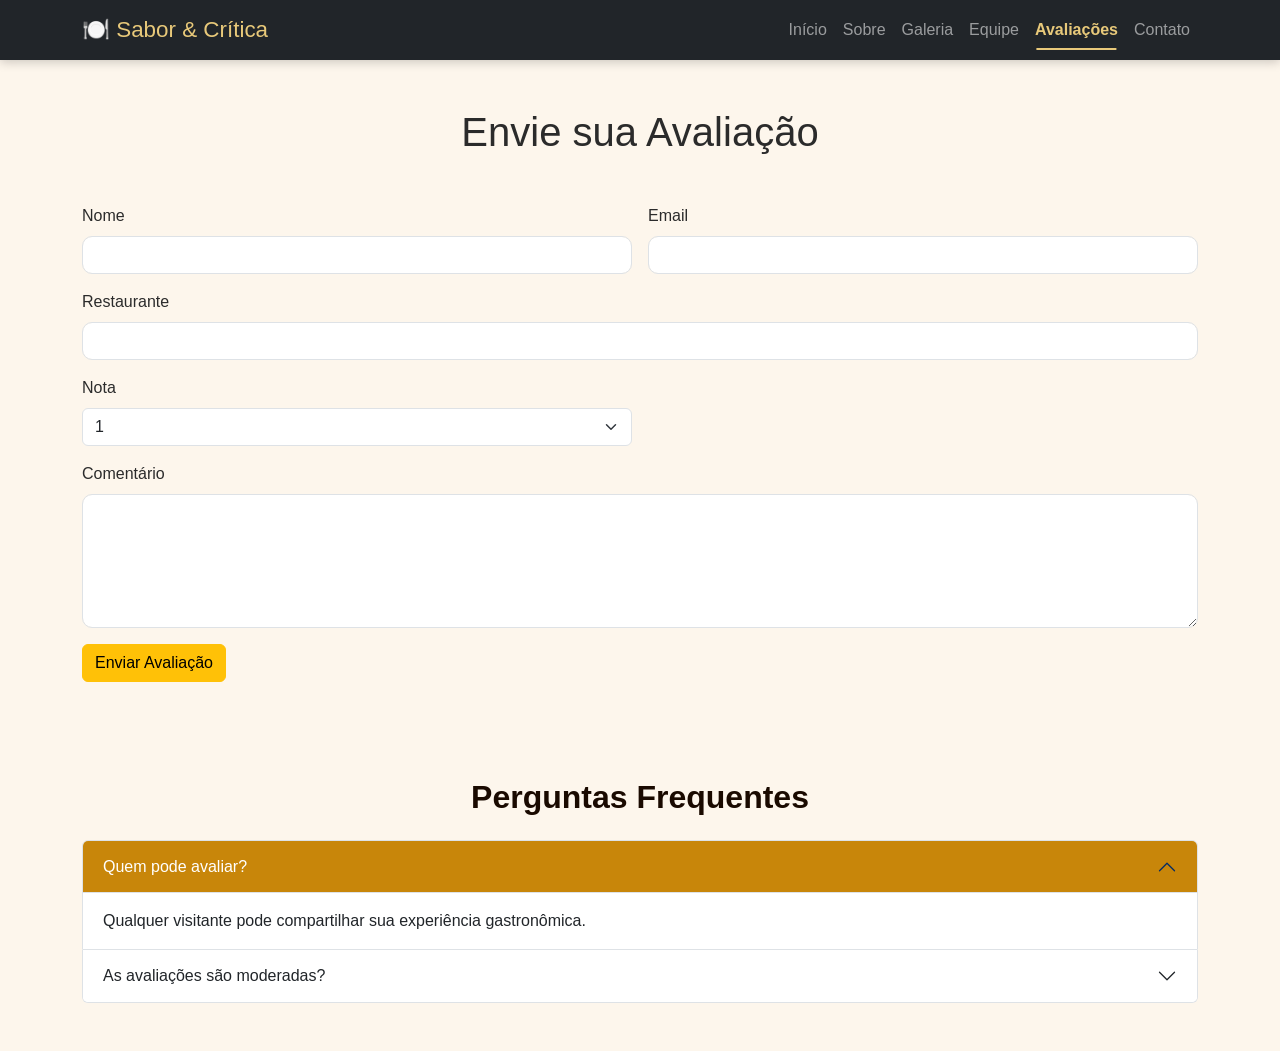
<file: avaliacoes.html>
<!DOCTYPE html>
<html lang="pt-BR">

<head>

<meta charset="UTF-8">
<meta name="viewport" content="width=device-width, initial-scale=1.0">

<title>Avaliações | Sabor & Crítica</title>

<link href="https://cdn.jsdelivr.net/npm/bootstrap@5.3.3/dist/css/bootstrap.min.css" rel="stylesheet">

<link rel="stylesheet" href="css/style.css">

</head>

<body>

<nav class="navbar navbar-expand-lg navbar-dark bg-dark">

<div class="container">

<a class="navbar-brand" href="index.html">
🍽️ Sabor & Crítica
</a>

<button class="navbar-toggler"
type="button"
data-bs-toggle="collapse"
data-bs-target="#menu">

<span class="navbar-toggler-icon"></span>

</button>

<div class="collapse navbar-collapse" id="menu">

<ul class="navbar-nav ms-auto">

<li class="nav-item">
<a class="nav-link" href="index.html">Início</a>
</li>

<li class="nav-item">
<a class="nav-link" href="sobre.html">Sobre</a>
</li>

<li class="nav-item">
<a class="nav-link" href="galeria.html">Galeria</a>
</li>

<li class="nav-item">
<a class="nav-link" href="equipe.html">Equipe</a>
</li>

<li class="nav-item">
<a class="nav-link active" href="avaliacoes.html">Avaliações</a>
</li>

<li class="nav-item">
<a class="nav-link" href="contato.html">Contato</a>
</li>

</ul>

</div>

</div>

</nav>
<section class="container py-5">

<h1 class="text-center mb-5">

Envie sua Avaliação

</h1>

<form class="row g-3">

<div class="col-md-6">

<label class="form-label">

Nome

</label>

<input
type="text"
class="form-control"
required>

</div>

<div class="col-md-6">

<label class="form-label">

Email

</label>

<input
type="email"
class="form-control"
required>

</div>

<div class="col-12">

<label class="form-label">

Restaurante

</label>

<input
type="text"
class="form-control">

</div>

<div class="col-md-6">

<label class="form-label">

Nota

</label>

<select class="form-select">

<option>1</option>
<option>2</option>
<option>3</option>
<option>4</option>
<option>5</option>

</select>

</div>

<div class="col-12">

<label class="form-label">

Comentário

</label>

<textarea
rows="5"
class="form-control"></textarea>

</div>

<div class="col-12">

<button
type="submit"
class="btn btn-warning">

Enviar Avaliação

</button>

</div>

</form>

</section>

<section class="container py-5">

<h2 class="text-center mb-4">

Perguntas Frequentes

</h2>

<div class="accordion">

<div class="accordion-item">

<h2 class="accordion-header">

<button
class="accordion-button"
data-bs-toggle="collapse"
data-bs-target="#pergunta1">

Quem pode avaliar?

</button>

</h2>

<div
id="pergunta1"
class="accordion-collapse collapse show">

<div class="accordion-body">

Qualquer visitante pode compartilhar
sua experiência gastronômica.

</div>

</div>

</div>

<div class="accordion-item">

<h2 class="accordion-header">

<button
class="accordion-button collapsed"
data-bs-toggle="collapse"
data-bs-target="#pergunta2">

As avaliações são moderadas?

</button>

</h2>

<div
id="pergunta2"
class="accordion-collapse collapse">

<div class="accordion-body">

Sim. Todas as avaliações passam por análise.

</div>

</div>

</div>

</div>

</section>

<script src="https://cdn.jsdelivr.net/npm/bootstrap@5.3.3/dist/js/bootstrap.bundle.min.js"></script>

</body>

</html>
</file>
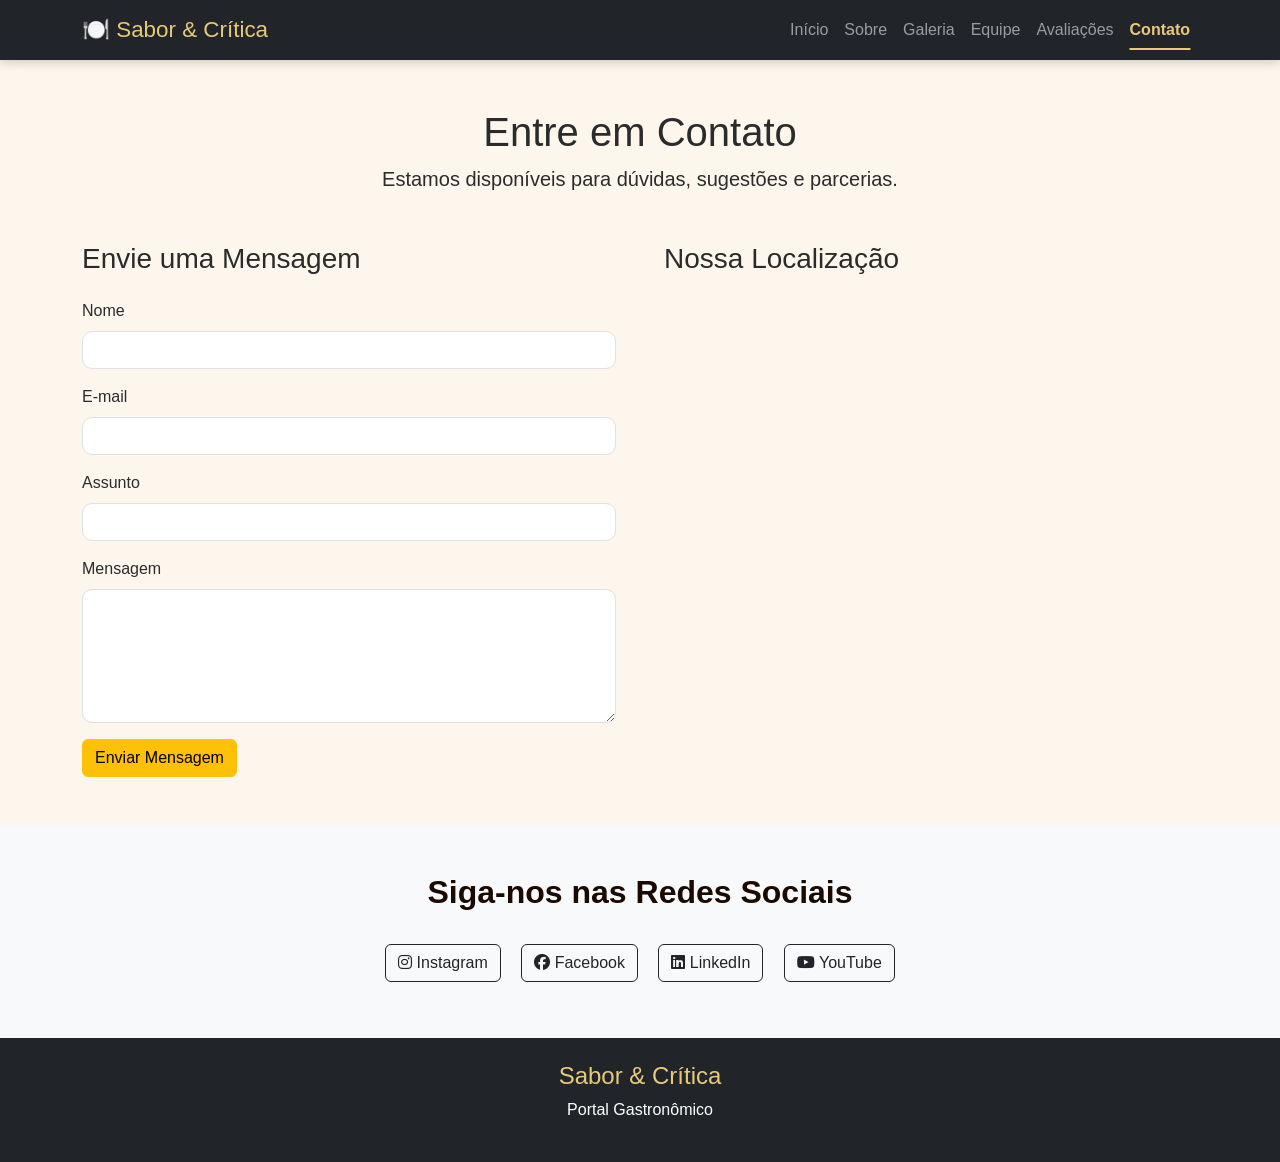
<file: contato.html>
<!DOCTYPE html>
<html lang="pt-BR">

<head>

<meta charset="UTF-8">
<meta name="viewport" content="width=device-width, initial-scale=1.0">

<title>Contato | Sabor & Crítica</title>

<link href="https://cdn.jsdelivr.net/npm/bootstrap@5.3.3/dist/css/bootstrap.min.css" rel="stylesheet">

<link rel="stylesheet" href="css/style.css">

<link rel="stylesheet"
href="https://cdnjs.cloudflare.com/ajax/libs/font-awesome/6.5.1/css/all.min.css">

</head>

<body>

<nav class="navbar navbar-expand-lg navbar-dark bg-dark">

<div class="container">

<a class="navbar-brand" href="index.html">
🍽️ Sabor & Crítica
</a>

<button
class="navbar-toggler"
type="button"
data-bs-toggle="collapse"
data-bs-target="#menu">

<span class="navbar-toggler-icon"></span>

</button>

<div class="collapse navbar-collapse" id="menu">

<ul class="navbar-nav ms-auto">

<li class="nav-item"><a class="nav-link" href="index.html">Início</a></li>
<li class="nav-item"><a class="nav-link" href="sobre.html">Sobre</a></li>
<li class="nav-item"><a class="nav-link" href="galeria.html">Galeria</a></li>
<li class="nav-item"><a class="nav-link" href="equipe.html">Equipe</a></li>
<li class="nav-item"><a class="nav-link" href="avaliacoes.html">Avaliações</a></li>
<li class="nav-item"><a class="nav-link active" href="contato.html">Contato</a></li>

</ul>

</div>

</div>

</nav>

<section class="container py-5">

<div class="text-center mb-5">

<h1>Entre em Contato</h1>

<p class="lead">

Estamos disponíveis para dúvidas, sugestões e parcerias.

</p>

</div>

<div class="row g-5">

<div class="col-lg-6">

<h3 class="mb-4">Envie uma Mensagem</h3>

<form id="formContato">

<div class="mb-3">

<label class="form-label">

Nome

</label>

<input
type="text"
class="form-control"
required>

</div>

<div class="mb-3">

<label class="form-label">

E-mail

</label>

<input
type="email"
class="form-control"
required>

</div>

<div class="mb-3">

<label class="form-label">

Assunto

</label>

<input
type="text"
class="form-control">

</div>

<div class="mb-3">

<label class="form-label">

Mensagem

</label>

<textarea
class="form-control"
rows="5"
required></textarea>

</div>

<button
type="submit"
class="btn btn-warning">

Enviar Mensagem

</button>

</form>

</div>

<div class="col-lg-6">

<h3 class="mb-4">Nossa Localização</h3>

<iframe
class="mapa"
src="https://www.google.com/maps/embed?pb=!1m18!1m12!1m3!1d3837.756419220257!2d-47.9292!3d-15.7801!2m3!1f0!2f0!3f0!3m2!1i1024!2i768!4f13.1!3m3!1m2!1s0x935a3b0e4f0c3f85%3A0x6fbb7e36d2e0fd98!2sBras%C3%ADlia!5e0!3m2!1spt-BR!2sbr!4v1710000000000"
allowfullscreen=""
loading="lazy">

</iframe>

</div>

</div>

</section>

<section class="bg-light py-5">

<div class="container text-center">

<h2 class="mb-4">

Siga-nos nas Redes Sociais

</h2>

<a href="#" class="btn btn-outline-dark m-2">

<i class="fab fa-instagram"></i>
Instagram

</a>

<a href="#" class="btn btn-outline-dark m-2">

<i class="fab fa-facebook"></i>
Facebook

</a>

<a href="#" class="btn btn-outline-dark m-2">

<i class="fab fa-linkedin"></i>
LinkedIn

</a>

<a href="#" class="btn btn-outline-dark m-2">

<i class="fab fa-youtube"></i>
YouTube

</a>

</div>

</section>

<footer class="bg-dark text-white text-center py-4">

<h4>Sabor & Crítica</h4>

<p>Portal Gastronômico</p>

</footer>

<script src="https://cdn.jsdelivr.net/npm/bootstrap@5.3.3/dist/js/bootstrap.bundle.min.js"></script>

<script src="js/script.js"></script>

</body>

</html>
</file>
<file: css/style.css>
/* ===================================
   SABOR & CRÍTICA
   STYLE.CSS
=================================== */

:root{
    --primaria:#1a0a00;
    --secundaria:#c8860a;
    --acento:#e8c97a;
    --claro:#fdf6ec;
    --texto:#2b2b2b;
}

html{
    scroll-behavior:smooth;
}

body{
    font-family:'Segoe UI',sans-serif;
    background-color:var(--claro);
    color:var(--texto);
}

/* NAVBAR */

.navbar{
    box-shadow:0 2px 10px rgba(0,0,0,.2);
}

.navbar-brand{
    color:var(--acento)!important;
    font-size:1.4rem;
}

.nav-link{
    transition:.3s;
}

.nav-link:hover{
    color:var(--acento)!important;
}

/* CAROUSEL */

.carousel-img{
    height:85vh;
    object-fit:cover;
    filter:brightness(55%);
}

.carousel-caption{
    bottom:25%;
}

.carousel-caption h1{
    font-size:3.5rem;
    font-weight:bold;
}

.carousel-caption p{
    font-size:1.2rem;
}

/* TITULOS */

h2{
    color:var(--primaria);
    font-weight:700;
}

section{
    padding-top:60px;
    padding-bottom:60px;
}

/* CARDS */

.card{
    border:none;
    transition:.3s;
}

.card:hover{
    transform:translateY(-10px);
    box-shadow:0 10px 20px rgba(0,0,0,.15);
}

.card h3,
.card h4{
    color:var(--secundaria);
}

/* BOTÕES */

.btn-dourado{
    background:var(--secundaria);
    color:white;
    border:none;
}

.btn-dourado:hover{
    background:var(--primaria);
    color:white;
}

/* DEPOIMENTOS */

#carouselDepoimentos{
    max-width:800px;
    margin:auto;
}

#carouselDepoimentos h4{
    color:var(--secundaria);
    font-style:italic;
}

/* FOOTER */

footer{
    background:var(--primaria);
}

footer h4{
    color:var(--acento);
}

footer a{
    font-size:1.5rem;
    transition:.3s;
}

footer a:hover{
    color:var(--secundaria)!important;
}

/* FORMULÁRIOS */

.form-control{
    border-radius:10px;
}

.form-control:focus{
    border-color:var(--secundaria);
    box-shadow:0 0 0 .2rem rgba(200,134,10,.25);
}

/* MAPA */

.mapa{
    width:100%;
    height:400px;
    border-radius:15px;
}

/* EQUIPE */

.foto-equipe{
    width:200px;
    height:200px;
    object-fit:cover;
    border-radius:50%;
    margin:auto;
    display:block;
}

/* GALERIA */

.galeria img{
    width:100%;
    height:250px;
    object-fit:cover;
    border-radius:15px;
    transition:.3s;
}

.galeria img:hover{
    transform:scale(1.05);
}

/* ACCORDION */

.accordion-button:not(.collapsed){
    background-color:var(--secundaria);
    color:white;
}

/* RESPONSIVIDADE */

@media(max-width:992px){

    .carousel-img{
        height:60vh;
    }

    .carousel-caption h1{
        font-size:2.5rem;
    }

}

@media(max-width:768px){

    .carousel-img{
        height:50vh;
    }

    .carousel-caption{
        bottom:15%;
    }

    .carousel-caption h1{
        font-size:2rem;
    }

    .carousel-caption p{
        font-size:1rem;
    }

}

@media(max-width:576px){

    .carousel-img{
        height:45vh;
    }

    .carousel-caption h1{
        font-size:1.5rem;
    }

    .carousel-caption p{
        font-size:.9rem;
    }

}
/* ==========================
   ANIMAÇÃO DA NAVBAR
========================== */

.navbar-nav .nav-link{
    position: relative;
    transition: all 0.3s ease;
    padding: 8px 15px;
    border-radius: 8px;
}

/* Efeito ao passar o mouse */

.navbar-nav .nav-link:hover{
    color: #e8c97a !important;
    transform: translateY(-2px);
}

/* Linha animada abaixo do botão */

.navbar-nav .nav-link::after{
    content: "";
    position: absolute;
    left: 50%;
    bottom: 0;
    width: 0;
    height: 2px;
    background-color: #e8c97a;
    transition: all 0.3s ease;
    transform: translateX(-50%);
}

.navbar-nav .nav-link:hover::after{
    width: 80%;
}

/* Página ativa */

.navbar-nav .nav-link.active{
    color: #e8c97a !important;
    font-weight: 600;
}

.navbar-nav .nav-link.active::after{
    width: 80%;
}
</file>
